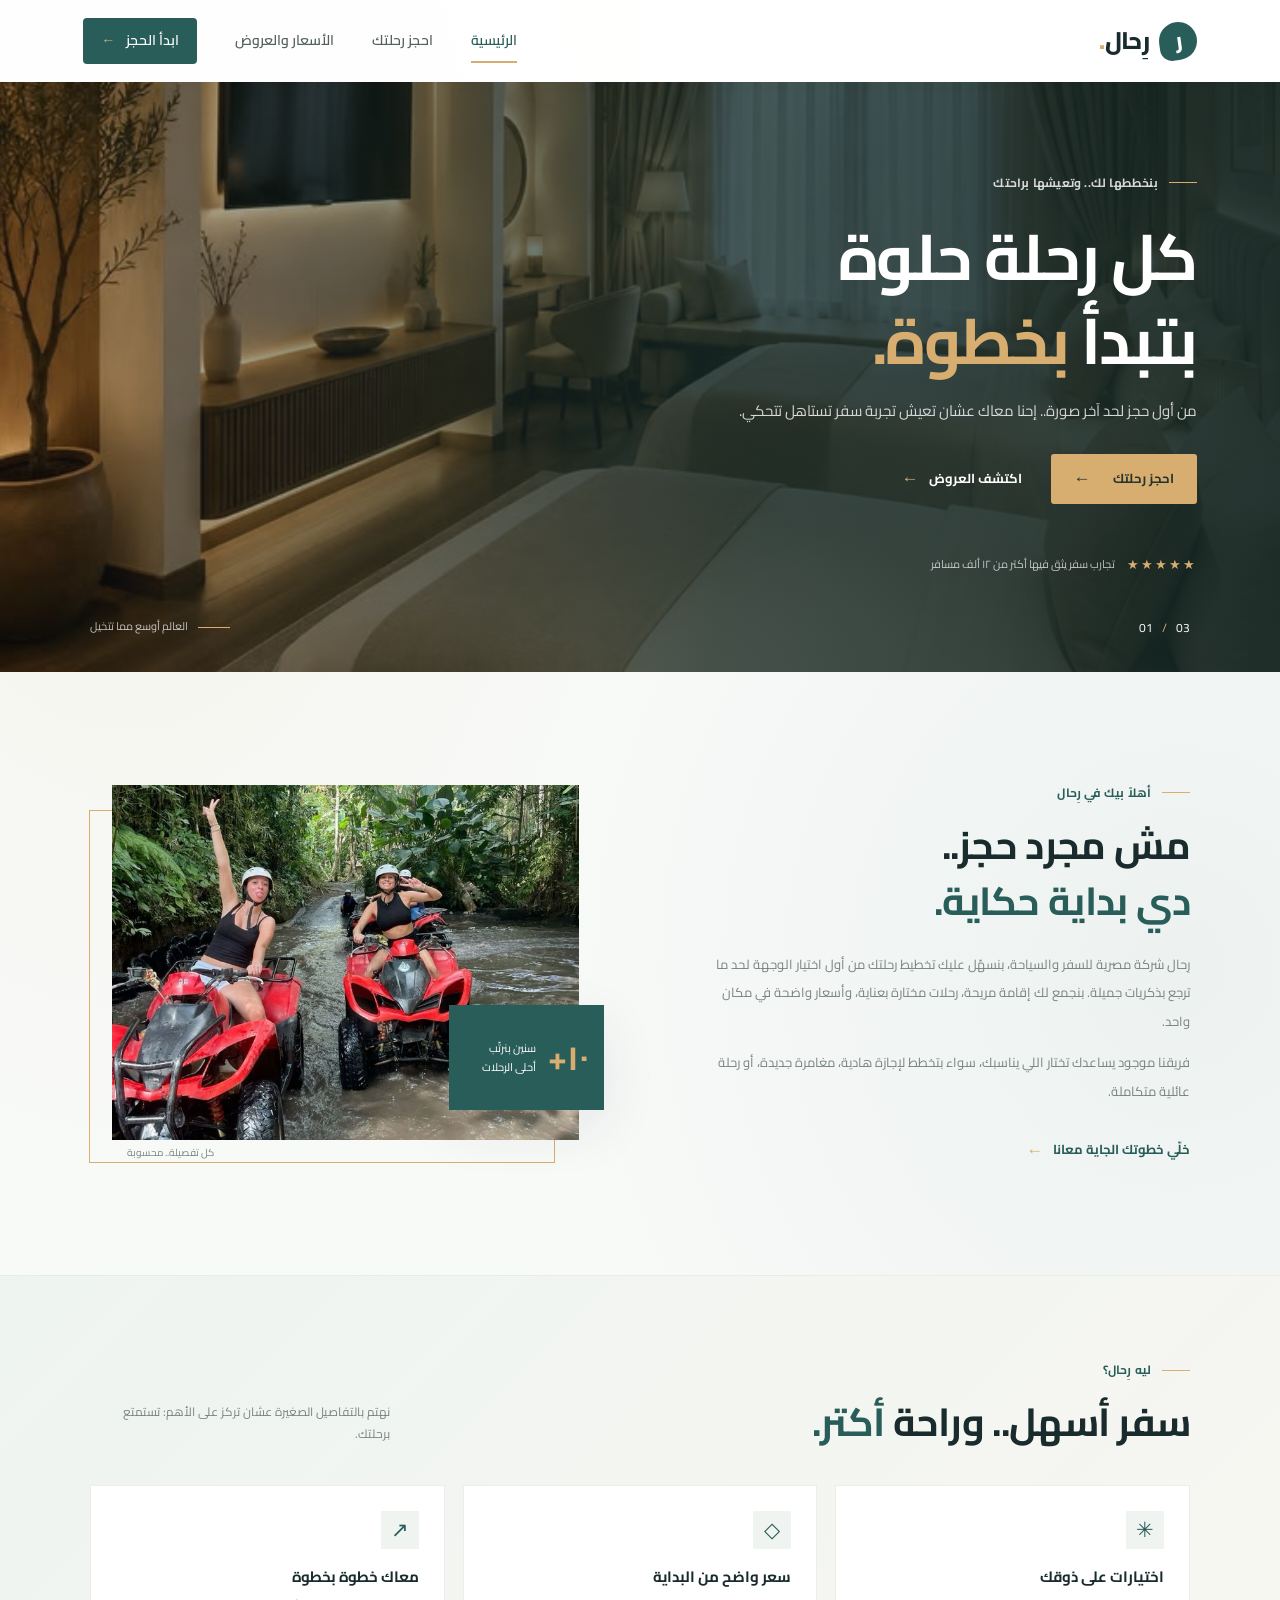
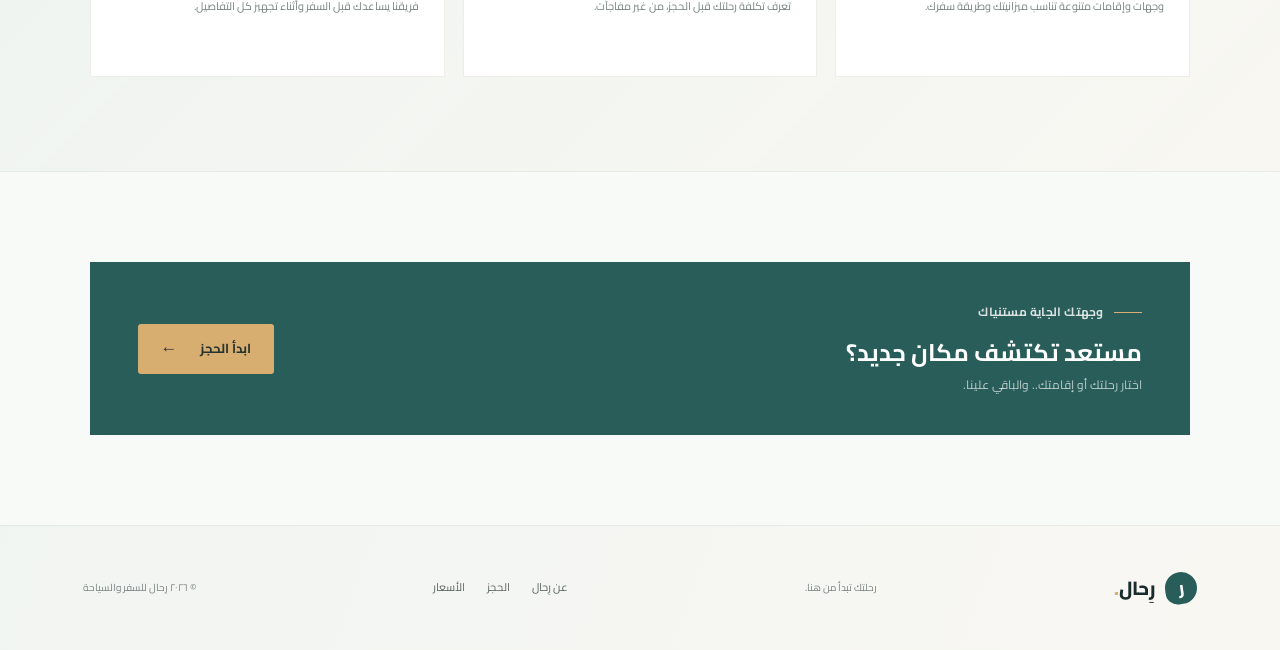
<file: index.html>
<!doctype html>
<html lang="ar" dir="rtl">
<head>
  <meta charset="utf-8">
  <meta name="viewport" content="width=device-width, initial-scale=1">
  <meta name="description" content="رحلتك تبدأ من هنا. احجز إقامتك ورحلاتك مع رِحال للسفر والسياحة.">
  <title>رِحال | رحلتك تبدأ من هنا</title>
  <link rel="preconnect" href="https://fonts.googleapis.com">
  <link rel="preconnect" href="https://fonts.gstatic.com" crossorigin>
  <link href="https://fonts.googleapis.com/css2?family=Cairo:wght@400;500;600;700;800&display=swap" rel="stylesheet">
  <link rel="stylesheet" href="style.css">
  <script src="script.js" defer></script>
</head>
<body>
  <header class="site-header">
    <a class="brand" href="tours.html" aria-label="رِحال - الصفحة الرئيسية">
      <span class="brand-mark">ر</span><span>رِحال<span class="brand-dot">.</span></span>
    </a>
    <button class="menu-toggle" type="button" aria-label="فتح القائمة" aria-expanded="false">☰</button>
    <nav class="main-nav" aria-label="القائمة الرئيسية">
      <a class="active" href="tours.html">الرئيسية</a>
      <a href="booking.html">احجز رحلتك</a>
      <a href="offers.html">الأسعار والعروض</a>
      <a class="nav-contact" href="booking.html">ابدأ الحجز <span aria-hidden="true">←</span></a>
    </nav>
  </header>

  <main>
    <section class="hero">
      <div class="hero-shade"></div>
      <div class="hero-content">
        <span class="eyebrow eyebrow-light"><span class="eyebrow-line"></span> بنخططها لك.. وتعيشها براحتك</span>
        <h1>كل رحلة حلوة<br>بتبدأ <span>بخطوة.</span></h1>
        <p>من أول حجز لحد آخر صورة.. إحنا معاك عشان تعيش تجربة سفر تستاهل تتحكي.</p>
        <div class="hero-actions">
          <a class="button button-gold" href="booking.html">احجز رحلتك <span aria-hidden="true">←</span></a>
          <a class="text-link text-link-light" href="offers.html">اكتشف العروض <span aria-hidden="true">←</span></a>
        </div>
        <div class="hero-note"><span class="note-stars">★★★★★</span><span>تجارب سفر يثق فيها أكتر من ١٢ ألف مسافر</span></div>
      </div>
      <div class="hero-caption"><span class="caption-line"></span> العالم أوسع مما تتخيل</div>
      <div class="hero-index">01 <span>/</span> 03</div>
    </section>

    <section class="intro section-wrap">
      <div class="intro-copy">
        <span class="eyebrow"><span class="eyebrow-line"></span> أهلاً بيك في رِحال</span>
        <h2>مش مجرد حجز..<br><span class="accent-text">دي بداية حكاية.</span></h2>
        <p>رِحال شركة مصرية للسفر والسياحة، بنسهّل عليك تخطيط رحلتك من أول اختيار الوجهة لحد ما ترجع بذكريات جميلة. بنجمع لك إقامة مريحة، رحلات مختارة بعناية، وأسعار واضحة في مكان واحد.</p>
        <p>فريقنا موجود يساعدك تختار اللي يناسبك، سواء بتخطط لإجازة هادية، مغامرة جديدة، أو رحلة عائلية متكاملة.</p>
        <a class="text-link" href="booking.html">خلّي خطوتك الجاية معانا <span aria-hidden="true">←</span></a>
      </div>
      <div class="intro-visual">
        <img src="tours/1130403575234401565.jfif" alt="منظر طبيعي لوجهة سياحية مميزة" loading="lazy">
        <div class="experience-card"><strong>١٠+</strong><span>سنين بنرتّب<br>أحلى الرحلات</span></div>
        <span class="visual-caption">كل تفصيلة.. محسوبة</span>
      </div>
    </section>

    <section class="values-section">
      <div class="section-wrap">
        <div class="section-heading">
          <div><span class="eyebrow"><span class="eyebrow-line"></span> ليه رِحال؟</span><h2>سفر أسهل.. وراحة <span class="accent-text">أكتر.</span></h2></div>
          <p>نهتم بالتفاصيل الصغيرة عشان تركز على الأهم: تستمتع برحلتك.</p>
        </div>
        <div class="value-grid">
          <article class="value-card"><span class="value-icon">✳</span><h3>اختيارات على ذوقك</h3><p>وجهات وإقامات متنوعة تناسب ميزانيتك وطريقة سفرك.</p></article>
          <article class="value-card"><span class="value-icon">◇</span><h3>سعر واضح من البداية</h3><p>تعرف تكلفة رحلتك قبل الحجز، من غير مفاجآت.</p></article>
          <article class="value-card"><span class="value-icon">↗</span><h3>معاك خطوة بخطوة</h3><p>فريقنا يساعدك قبل السفر وأثناء تجهيز كل التفاصيل.</p></article>
        </div>
      </div>
    </section>

    <section class="home-cta section-wrap">
      <div><span class="eyebrow eyebrow-light"><span class="eyebrow-line"></span> وجهتك الجاية مستنياك</span><h2>مستعد تكتشف مكان جديد؟</h2><p>اختار رحلتك أو إقامتك.. والباقي علينا.</p></div>
      <a class="button button-gold" href="booking.html">ابدأ الحجز <span aria-hidden="true">←</span></a>
    </section>
  </main>

  <footer class="site-footer">
    <a class="brand brand-footer" href="tours.html"><span class="brand-mark">ر</span><span>رِحال<span class="brand-dot">.</span></span></a>
    <p>رحلتك تبدأ من هنا.</p>
    <div class="footer-links"><a href="tours.html">عن رِحال</a><a href="booking.html">الحجز</a><a href="offers.html">الأسعار</a></div>
    <span class="copyright">© ٢٠٢٦ رِحال للسفر والسياحة</span>
  </footer>
</body>
</html>
</file>
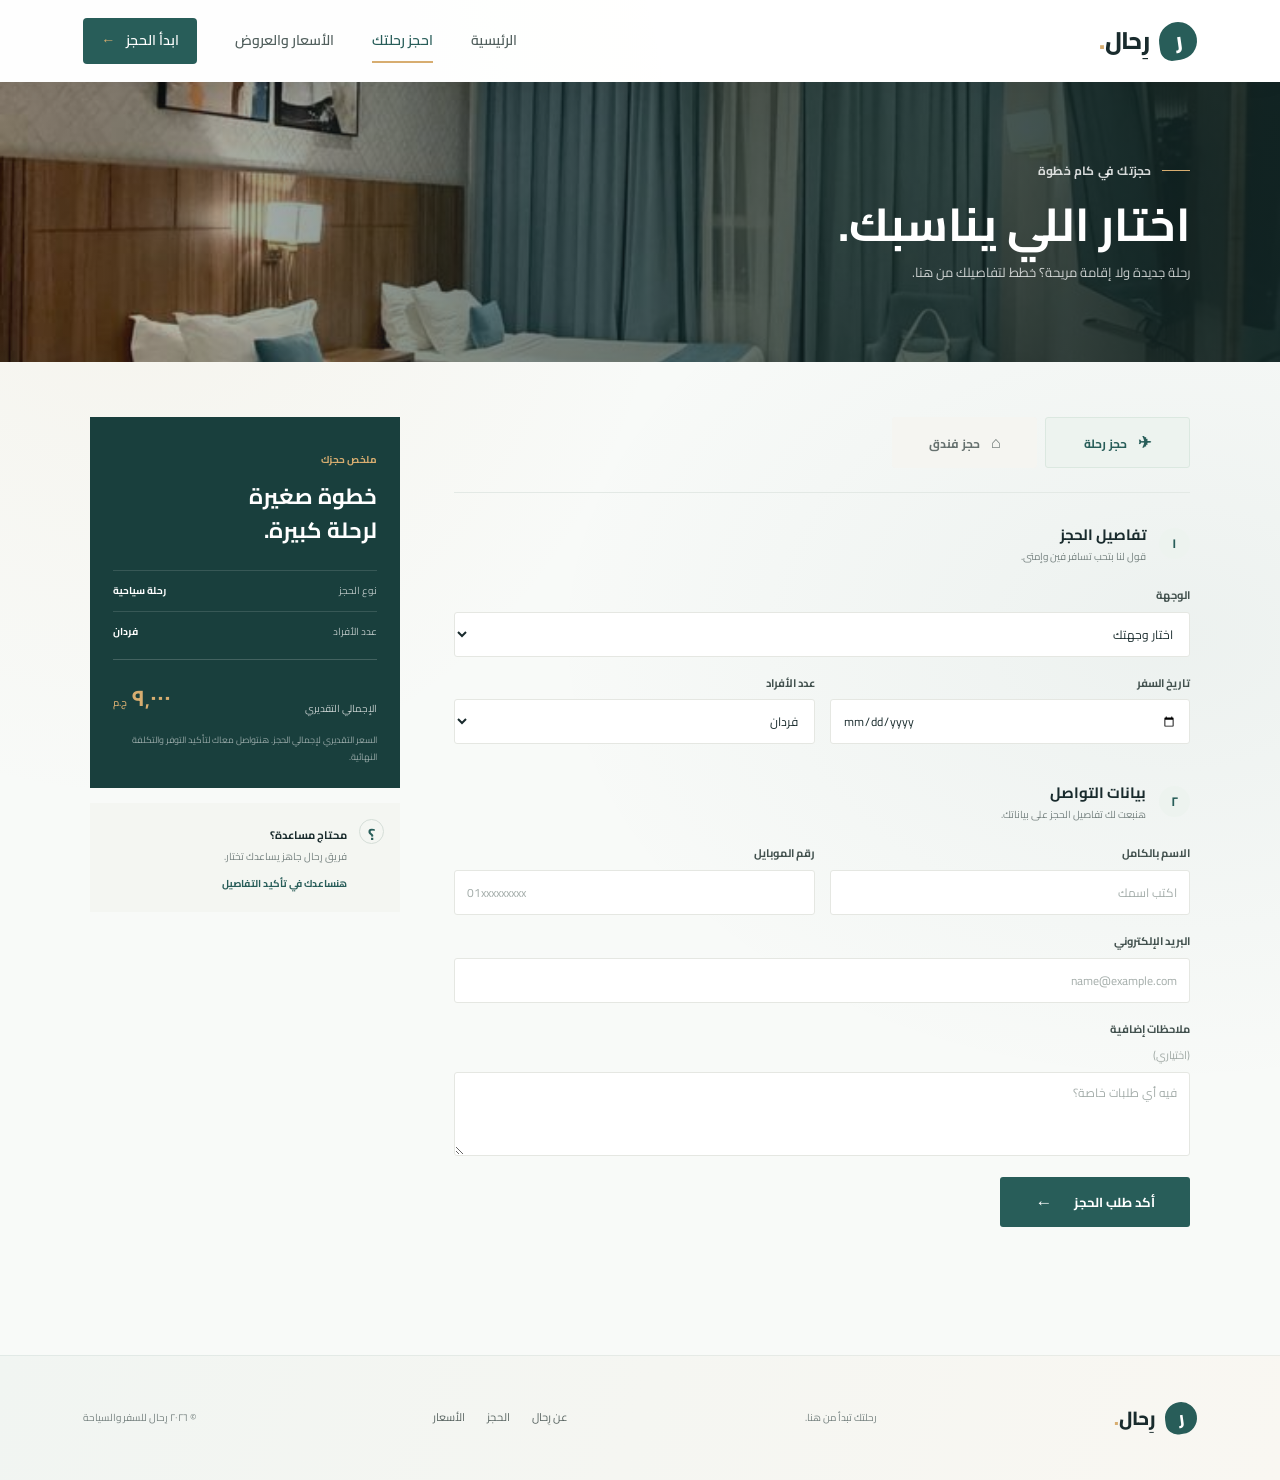
<file: booking.html>
<!doctype html>
<html lang="ar" dir="rtl">
<head>
  <meta charset="utf-8">
  <meta name="viewport" content="width=device-width, initial-scale=1">
  <meta name="description" content="احجز رحلتك أو غرفتك الفندقية بسهولة مع رِحال.">
  <title>احجز رحلتك | رِحال</title>
  <link rel="preconnect" href="https://fonts.googleapis.com">
  <link rel="preconnect" href="https://fonts.gstatic.com" crossorigin>
  <link href="https://fonts.googleapis.com/css2?family=Cairo:wght@400;500;600;700;800&display=swap" rel="stylesheet">
  <link rel="stylesheet" href="style.css">
  <script src="script.js" defer></script>
</head>
<body>
  <header class="site-header">
    <a class="brand" href="tours.html" aria-label="رِحال - الصفحة الرئيسية"><span class="brand-mark">ر</span><span>رِحال<span class="brand-dot">.</span></span></a>
    <button class="menu-toggle" type="button" aria-label="فتح القائمة" aria-expanded="false">☰</button>
    <nav class="main-nav" aria-label="القائمة الرئيسية">
      <a href="tours.html">الرئيسية</a><a class="active" href="booking.html">احجز رحلتك</a><a href="offers.html">الأسعار والعروض</a><a class="nav-contact" href="booking.html">ابدأ الحجز <span aria-hidden="true">←</span></a>
    </nav>
  </header>

  <main>
    <section class="page-banner booking-banner">
      <div class="page-banner-content"><span class="eyebrow eyebrow-light"><span class="eyebrow-line"></span> حجزتك في كام خطوة</span><h1>اختار اللي يناسبك.</h1><p>رحلة جديدة ولا إقامة مريحة؟ خطط لتفاصيلك من هنا.</p></div>
    </section>
    <section class="booking-layout section-wrap">
      <div class="booking-main">
        <div class="booking-tabs" role="tablist" aria-label="نوع الحجز">
          <button class="booking-tab active" type="button" role="tab" aria-selected="true" data-booking-type="trip"><span class="tab-icon">✈</span> حجز رحلة</button>
          <button class="booking-tab" type="button" role="tab" aria-selected="false" data-booking-type="hotel"><span class="tab-icon">⌂</span> حجز فندق</button>
        </div>
        <form class="booking-form" id="booking-form">
          <input type="hidden" name="bookingType" id="booking-type" value="trip">
          <div class="form-section-title"><span class="step-number">١</span><div><h2>تفاصيل الحجز</h2><p>قول لنا بتحب تسافر فين وإمتى.</p></div></div>
          <div class="form-grid">
            <label class="field field-wide">الوجهة
              <select id="destination" name="destination" required>
                <option value="">اختار وجهتك</option>
                <option value="القاهرة">القاهرة</option><option value="الأقصر وأسوان">الأقصر وأسوان</option><option value="شرم الشيخ">شرم الشيخ</option><option value="دهب">دهب</option><option value="الإسكندرية">الإسكندرية</option><option value="تاج محل - الهند">تاج محل - الهند</option><option value="الصين">الصين</option>
              </select>
            </label>
            <label class="field">تاريخ السفر
              <input id="travel-date" name="travelDate" type="date" required>
            </label>
            <label class="field">عدد الأفراد
              <select id="travelers" name="travelers">
                <option value="1">فرد واحد</option><option value="2" selected>فردان</option><option value="3">٣ أفراد</option><option value="4">٤ أفراد</option><option value="5">٥ أفراد</option><option value="6">٦ أفراد</option>
              </select>
            </label>
            <label class="field" id="nights-field" hidden>عدد الليالي
              <select id="nights" name="nights"><option value="1">ليلة واحدة</option><option value="2" selected>ليلتان</option><option value="3">٣ ليالي</option><option value="4">٤ ليالي</option><option value="5">٥ ليالي</option><option value="7">أسبوع</option></select>
            </label>
            <label class="field" id="room-field" hidden>نوع الغرفة
              <select id="room-type" name="roomType"><option value="standard">غرفة قياسية</option><option value="deluxe">غرفة ديلوكس</option><option value="suite">جناح</option></select>
            </label>
            <label class="field" id="rooms-field" hidden>عدد الغرف
              <select id="rooms" name="rooms"><option value="1">غرفة واحدة</option><option value="2">غرفتان</option><option value="3">٣ غرف</option><option value="4">٤ غرف</option></select>
            </label>
          </div>
          <div class="form-section-title form-section-second"><span class="step-number">٢</span><div><h2>بيانات التواصل</h2><p>هنبعت لك تفاصيل الحجز على بياناتك.</p></div></div>
          <div class="form-grid">
            <label class="field">الاسم بالكامل<input name="name" type="text" placeholder="اكتب اسمك" autocomplete="name" required></label>
            <label class="field">رقم الموبايل<input name="phone" type="tel" placeholder="01xxxxxxxxx" autocomplete="tel" pattern="[\+0-9\s-]{8,}" required></label>
            <label class="field field-wide">البريد الإلكتروني<input name="email" type="email" placeholder="name@example.com" autocomplete="email" required></label>
          </div>
          <label class="field notes-field">ملاحظات إضافية <span class="optional">(اختياري)</span><textarea name="notes" rows="3" placeholder="فيه أي طلبات خاصة؟"></textarea></label>
          <button class="button button-dark submit-booking" type="submit">أكد طلب الحجز <span aria-hidden="true">←</span></button>
          <p class="form-message" id="form-message" role="status" aria-live="polite"></p>
        </form>
      </div>
      <aside class="booking-aside">
        <div class="summary-card">
          <span class="summary-kicker">ملخص حجزك</span><h2>خطوة صغيرة<br>لرحلة كبيرة.</h2>
          <div class="summary-line"><span>نوع الحجز</span><strong id="summary-type">رحلة سياحية</strong></div>
          <div class="summary-line"><span>عدد الأفراد</span><strong id="summary-travelers">فردان</strong></div>
          <div class="summary-line" id="summary-nights-row" hidden><span>عدد الليالي</span><strong id="summary-nights">ليلتان</strong></div>
          <div class="summary-line" id="summary-rooms-row" hidden><span>عدد الغرف</span><strong id="summary-rooms">غرفة واحدة</strong></div>
          <div class="summary-price"><span>الإجمالي التقديري</span><strong id="estimated-price">٩٬٠٠٠ <small>ج.م</small></strong></div>
          <p class="summary-disclaimer">السعر التقديري لإجمالي الحجز. هنتواصل معاك لتأكيد التوفر والتكلفة النهائية.</p>
        </div>
        <div class="help-card"><span class="help-icon">؟</span><div><strong>محتاج مساعدة؟</strong><p>فريق رِحال جاهز يساعدك تختار.</p><span class="help-link">هنساعدك في تأكيد التفاصيل</span></div></div>
      </aside>
    </section>
  </main>

  <footer class="site-footer">
    <a class="brand brand-footer" href="tours.html"><span class="brand-mark">ر</span><span>رِحال<span class="brand-dot">.</span></span></a><p>رحلتك تبدأ من هنا.</p>
    <div class="footer-links"><a href="tours.html">عن رِحال</a><a href="booking.html">الحجز</a><a href="offers.html">الأسعار</a></div><span class="copyright">© ٢٠٢٦ رِحال للسفر والسياحة</span>
  </footer>
</body>
</html>
</file>
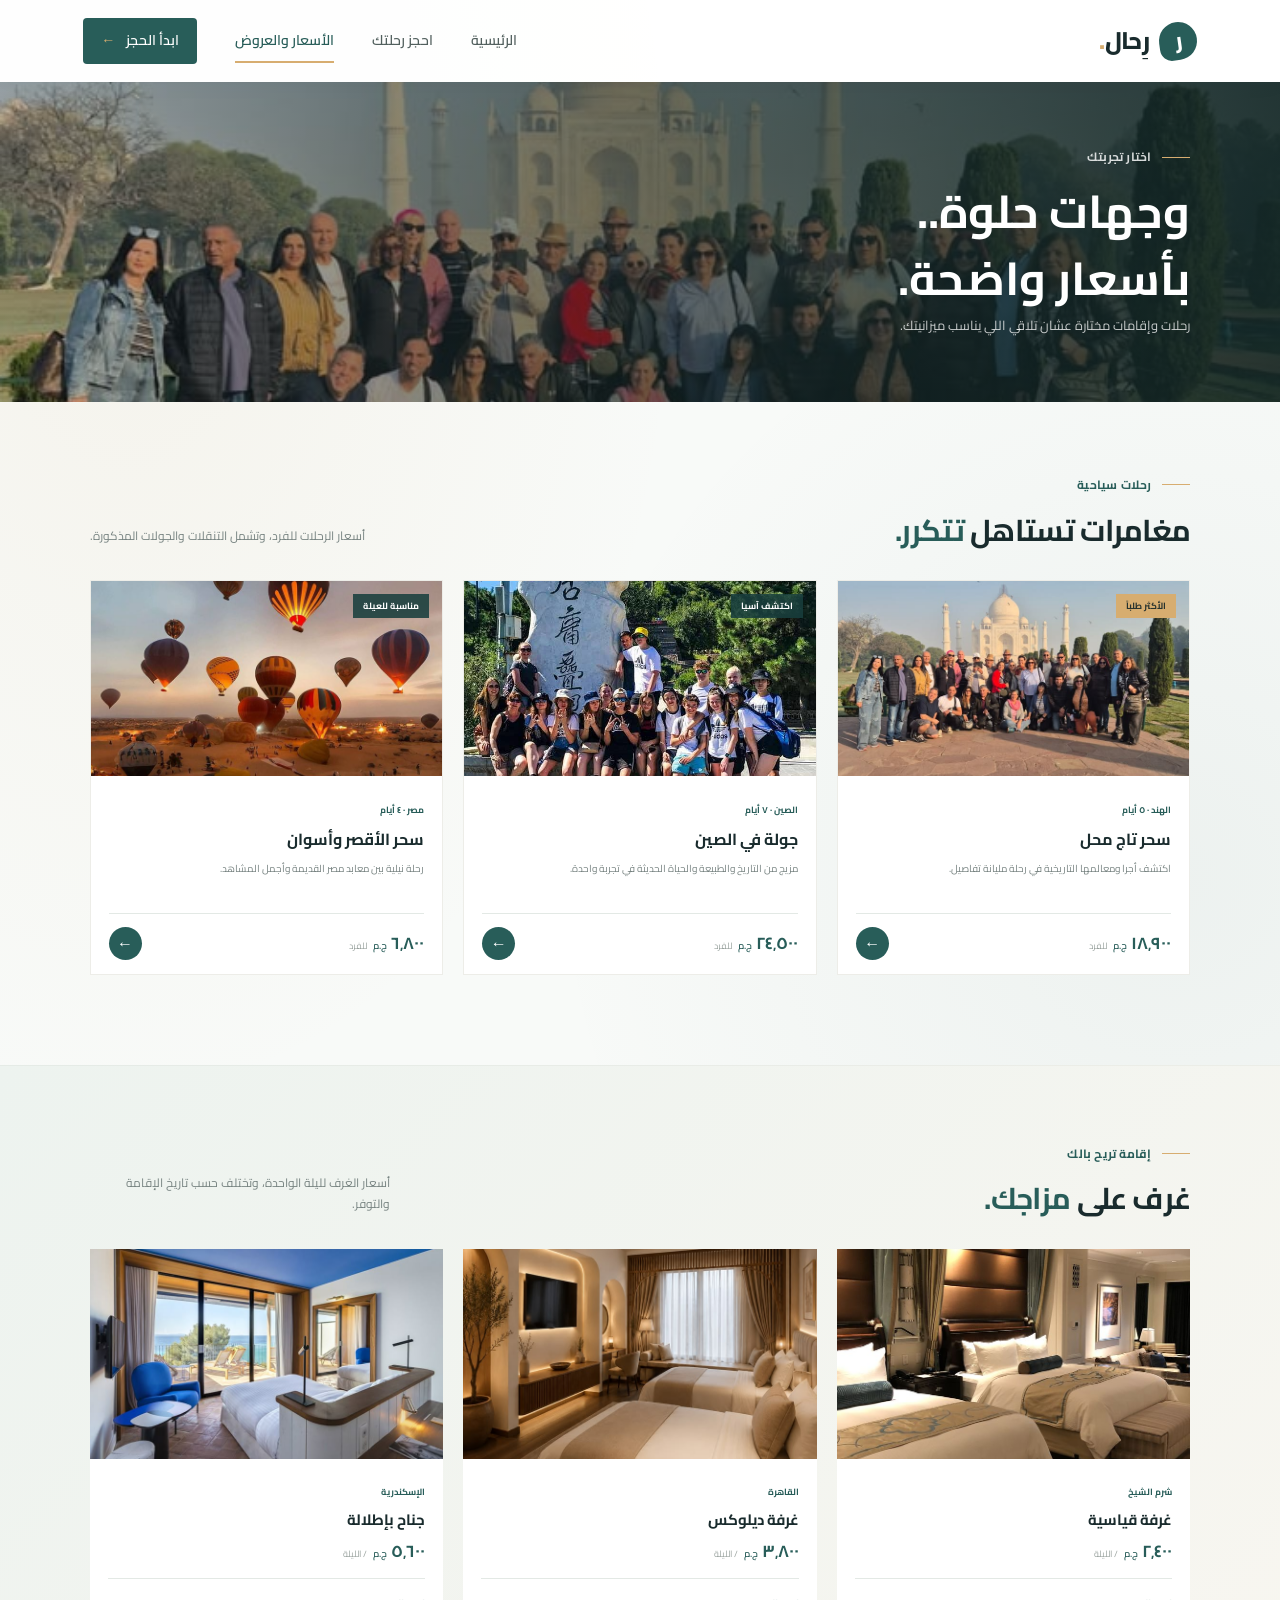
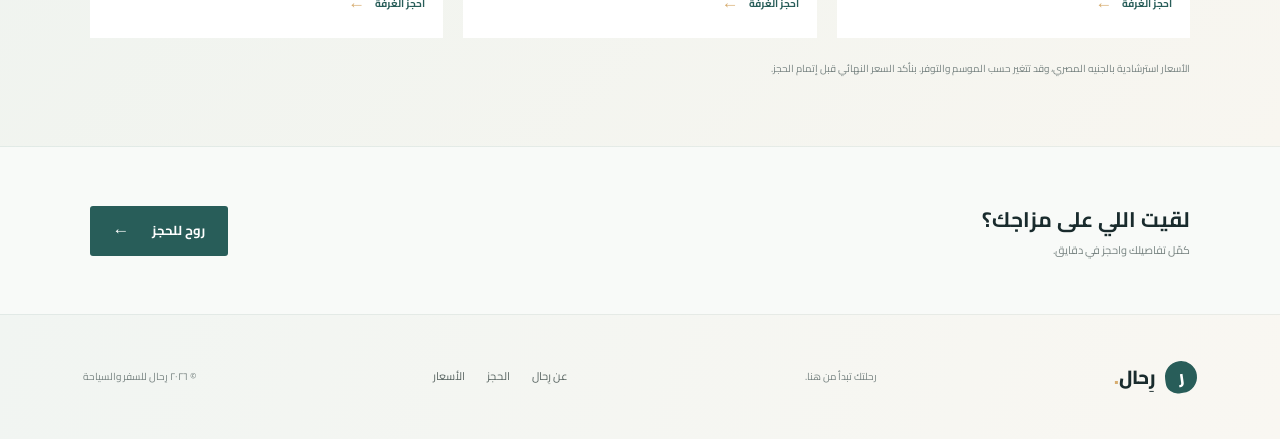
<file: offers.html>
<!doctype html>
<html lang="ar" dir="rtl">
<head>
  <meta charset="utf-8">
  <meta name="viewport" content="width=device-width, initial-scale=1">
  <meta name="description" content="اكتشف أسعار الرحلات والغرف الفندقية وعروض رِحال للسفر والسياحة.">
  <title>الأسعار والعروض | رِحال</title>
  <link rel="preconnect" href="https://fonts.googleapis.com">
  <link rel="preconnect" href="https://fonts.gstatic.com" crossorigin>
  <link href="https://fonts.googleapis.com/css2?family=Cairo:wght@400;500;600;700;800&display=swap" rel="stylesheet">
  <link rel="stylesheet" href="style.css">
  <script src="script.js" defer></script>
</head>
<body>
  <header class="site-header">
    <a class="brand" href="tours.html" aria-label="رِحال - الصفحة الرئيسية"><span class="brand-mark">ر</span><span>رِحال<span class="brand-dot">.</span></span></a>
    <button class="menu-toggle" type="button" aria-label="فتح القائمة" aria-expanded="false">☰</button>
    <nav class="main-nav" aria-label="القائمة الرئيسية">
      <a href="tours.html">الرئيسية</a><a href="booking.html">احجز رحلتك</a><a class="active" href="offers.html">الأسعار والعروض</a><a class="nav-contact" href="booking.html">ابدأ الحجز <span aria-hidden="true">←</span></a>
    </nav>
  </header>

  <main>
    <section class="page-banner offers-banner">
      <div class="page-banner-content"><span class="eyebrow eyebrow-light"><span class="eyebrow-line"></span> اختار تجربتك</span><h1>وجهات حلوة..<br>بأسعار واضحة.</h1><p>رحلات وإقامات مختارة عشان تلاقي اللي يناسب ميزانيتك.</p></div>
    </section>
    <section class="offers-section section-wrap">
      <div class="section-heading offers-heading"><div><span class="eyebrow"><span class="eyebrow-line"></span> رحلات سياحية</span><h2>مغامرات تستاهل <span class="accent-text">تتكرر.</span></h2></div><p>أسعار الرحلات للفرد، وتشمل التنقلات والجولات المذكورة.</p></div>
      <div class="offer-grid">
        <article class="offer-card">
          <div class="offer-image"><img src="tours/Group%20tour%20to%20TaJ%20Mahal.jfif" alt="رحلة جماعية لزيارة تاج محل" loading="lazy"><span class="offer-tag">الأكثر طلباً</span></div>
          <div class="offer-content"><span class="offer-location">الهند · ٥ أيام</span><h3>سحر تاج محل</h3><p>اكتشف أجرا ومعالمها التاريخية في رحلة مليانة تفاصيل.</p><div class="offer-bottom"><div><strong>١٨٬٩٠٠ <small>ج.م</small></strong><span>للفرد</span></div><a class="round-link" href="booking.html?type=trip&destination=%D8%AA%D8%A7%D8%AC%20%D9%85%D8%AD%D9%84%20-%20%D8%A7%D9%84%D9%87%D9%86%D8%AF" aria-label="احجز رحلة تاج محل">←</a></div></div>
        </article>
        <article class="offer-card">
          <div class="offer-image"><img src="tours/The%2015%20Most%20Popular%20Tours%20In%20China.jfif" alt="منظر من رحلة سياحية في الصين" loading="lazy"><span class="offer-tag offer-tag-quiet">اكتشف آسيا</span></div>
          <div class="offer-content"><span class="offer-location">الصين · ٧ أيام</span><h3>جولة في الصين</h3><p>مزيج من التاريخ والطبيعة والحياة الحديثة في تجربة واحدة.</p><div class="offer-bottom"><div><strong>٢٤٬٥٠٠ <small>ج.م</small></strong><span>للفرد</span></div><a class="round-link" href="booking.html?type=trip&destination=%D8%A7%D9%84%D8%B5%D9%8A%D9%86" aria-label="احجز رحلة الصين">←</a></div></div>
        </article>
        <article class="offer-card">
          <div class="offer-image"><img src="tours/862720872411222455.jfif" alt="مناظر طبيعية خلال رحلة جماعية" loading="lazy"><span class="offer-tag offer-tag-quiet">مناسبة للعيلة</span></div>
          <div class="offer-content"><span class="offer-location">مصر · ٤ أيام</span><h3>سحر الأقصر وأسوان</h3><p>رحلة نيلية بين معابد مصر القديمة وأجمل المشاهد.</p><div class="offer-bottom"><div><strong>٦٬٨٠٠ <small>ج.م</small></strong><span>للفرد</span></div><a class="round-link" href="booking.html?type=trip&destination=%D8%A7%D9%84%D8%A3%D9%82%D8%B5%D8%B1%20%D9%88%D8%A3%D8%B3%D9%88%D8%A7%D9%86" aria-label="احجز رحلة الأقصر وأسوان">←</a></div></div>
        </article>
      </div>
    </section>

    <section class="hotel-offers">
      <div class="section-wrap">
        <div class="section-heading offers-heading"><div><span class="eyebrow"><span class="eyebrow-line"></span> إقامة تريح بالك</span><h2>غرف على <span class="accent-text">مزاجك.</span></h2></div><p>أسعار الغرف لليلة الواحدة، وتختلف حسب تاريخ الإقامة والتوفر.</p></div>
        <div class="hotel-grid">
          <article class="hotel-card"><img src="hotel%20photos/503558802097246555.jfif" alt="غرفة فندقية عصرية ومريحة" loading="lazy"><div class="hotel-info"><span>شرم الشيخ</span><h3>غرفة قياسية</h3><div class="hotel-price"><strong>٢٬٤٠٠ <small>ج.م</small></strong><span>/ الليلة</span></div><a class="text-link" href="booking.html?type=hotel&destination=%D8%B4%D8%B1%D9%85%20%D8%A7%D9%84%D8%B4%D9%8A%D8%AE">احجز الغرفة <span aria-hidden="true">←</span></a></div></article>
          <article class="hotel-card"><img src="hotel%20photos/Golden%20Haven%20Retreat%20_%20Warm%20Luxury%20Hotel%20Bedroom%20Design%20with%20Modern%20Organic%20Elegance.jfif" alt="غرفة ديلوكس بتصميم أنيق" loading="lazy"><div class="hotel-info"><span>القاهرة</span><h3>غرفة ديلوكس</h3><div class="hotel-price"><strong>٣٬٨٠٠ <small>ج.م</small></strong><span>/ الليلة</span></div><a class="text-link" href="booking.html?type=hotel&destination=%D8%A7%D9%84%D9%82%D8%A7%D9%87%D8%B1%D8%A9">احجز الغرفة <span aria-hidden="true">←</span></a></div></article>
          <article class="hotel-card"><img src="hotel%20photos/Le%20Bailli%20de%20Suffren%20-%204-star%20hotel%20Gulf%20of%20Saint-Tropez.jfif" alt="إقامة فندقية فاخرة بإطلالة جميلة" loading="lazy"><div class="hotel-info"><span>الإسكندرية</span><h3>جناح بإطلالة</h3><div class="hotel-price"><strong>٥٬٦٠٠ <small>ج.م</small></strong><span>/ الليلة</span></div><a class="text-link" href="booking.html?type=hotel&destination=%D8%A7%D9%84%D8%A5%D8%B3%D9%83%D9%86%D8%AF%D8%B1%D9%8A%D8%A9">احجز الغرفة <span aria-hidden="true">←</span></a></div></article>
        </div>
        <p class="price-note">الأسعار استرشادية بالجنيه المصري، وقد تتغير حسب الموسم والتوفر. بنأكد السعر النهائي قبل إتمام الحجز.</p>
      </div>
    </section>
    <section class="offers-cta section-wrap"><div><h2>لقيت اللي على مزاجك؟</h2><p>كمّل تفاصيلك واحجز في دقايق.</p></div><a class="button button-dark" href="booking.html">روح للحجز <span aria-hidden="true">←</span></a></section>
  </main>

  <footer class="site-footer">
    <a class="brand brand-footer" href="tours.html"><span class="brand-mark">ر</span><span>رِحال<span class="brand-dot">.</span></span></a><p>رحلتك تبدأ من هنا.</p><div class="footer-links"><a href="tours.html">عن رِحال</a><a href="booking.html">الحجز</a><a href="offers.html">الأسعار</a></div><span class="copyright">© ٢٠٢٦ رِحال للسفر والسياحة</span>
  </footer>
</body>
</html>
</file>
<file: style.css>
:root {
  --ink: #192b2d;
  --muted: #778381;
  --teal: #285d59;
  --teal-dark: #193f3d;
  --gold: #d7ad70;
  --cream: #f4f6f2;
  --line: #e3e9e5;
  --white: #fff;
  --shadow: 0 18px 55px rgba(27, 49, 47, .09);
}

* { box-sizing: border-box; }
html { scroll-behavior: smooth; }
body { margin: 0; color: var(--ink); background-color: #f8faf8; background-image: radial-gradient(ellipse at 10% 12%, rgba(215, 173, 112, .09), transparent 34%), radial-gradient(ellipse at 92% 43%, rgba(40, 93, 89, .055), transparent 38%); font-family: "Cairo", Tahoma, sans-serif; line-height: 1.8; }
a { color: inherit; text-decoration: none; }
button, input, select, textarea { font: inherit; }
button, a { -webkit-tap-highlight-color: transparent; }
img { display: block; max-width: 100%; }
.site-header { height: 82px; padding: 0 max(calc((100vw - 1200px) / 2), 6.5%); display: flex; align-items: center; justify-content: space-between; background: rgba(255, 255, 255, .94); position: relative; z-index: 5; box-shadow: 0 3px 20px rgba(27, 49, 47, .035); }
.brand { display: inline-flex; gap: 10px; align-items: center; font-size: 24px; font-weight: 800; letter-spacing: -.7px; color: var(--ink); }
.brand-mark { width: 38px; height: 38px; border-radius: 50% 50% 50% 12px; display: grid; place-items: center; color: #fff; background: var(--teal); font-size: 21px; transform: rotate(-8deg); }
.brand-mark::first-letter { transform: rotate(8deg); }
.brand-dot { color: var(--gold); }
.main-nav { display: flex; height: 100%; align-items: center; gap: 38px; color: #52605e; font-size: 14px; font-weight: 600; }
.main-nav > a:not(.nav-contact) { height: 100%; display: inline-flex; align-items: center; position: relative; }
.main-nav > a.active:not(.nav-contact), .main-nav > a:not(.nav-contact):hover { color: var(--teal); }
.main-nav > a.active:not(.nav-contact)::after { content: ""; height: 2px; position: absolute; bottom: 19px; right: 0; left: 0; background: var(--gold); }
.nav-contact { color: white; background: var(--teal); padding: 10px 18px; border-radius: 4px; }
.nav-contact span { margin-right: 8px; color: var(--gold); }
.menu-toggle { display: none; border: 0; background: none; font-size: 25px; color: var(--teal); }
.hero { position: relative; min-height: 590px; display: flex; align-items: center; background: #273b39 url("hotel%20photos/Golden%20Haven%20Retreat%20_%20Warm%20Luxury%20Hotel%20Bedroom%20Design%20with%20Modern%20Organic%20Elegance.jfif") center 56% / cover no-repeat; color: #fff; overflow: hidden; }
.hero-shade { position: absolute; inset: 0; background: linear-gradient(270deg, rgba(18, 38, 37, .9) 0%, rgba(19, 42, 40, .76) 44%, rgba(17, 35, 34, .22) 100%); }
.hero-content { position: relative; width: min(1200px, 87%); margin: 0 auto; padding: 64px 0 70px; }
.eyebrow { display: flex; align-items: center; gap: 11px; color: var(--teal); font-size: 12px; font-weight: 700; letter-spacing: .2px; }
.eyebrow-light { color: rgba(255,255,255,.82); }
.eyebrow-line { display: inline-block; width: 28px; height: 1px; background: var(--gold); }
.hero h1 { margin: 23px 0 14px; max-width: 580px; font-size: clamp(42px, 5vw, 66px); line-height: 1.3; letter-spacing: -1.6px; font-weight: 700; }
.hero h1 span { color: var(--gold); }
.hero-content > p { max-width: 465px; margin: 0; color: rgba(255,255,255,.8); font-size: 15px; }
.hero-actions { display: flex; align-items: center; gap: 29px; margin-top: 30px; }
.button { display: inline-flex; justify-content: center; align-items: center; gap: 22px; min-height: 50px; border: 0; border-radius: 3px; padding: 0 23px; font-size: 13px; font-weight: 700; cursor: pointer; transition: transform .2s, background .2s; }
.button:hover { transform: translateY(-2px); }
.button span { font-size: 17px; }
.button-gold { color: #27332f; background: var(--gold); }
.button-gold:hover { background: #e1bd87; }
.button-dark { color: white; background: var(--teal); }
.button-dark:hover { background: var(--teal-dark); }
.text-link { display: inline-flex; align-items: center; gap: 10px; color: var(--teal); font-size: 13px; font-weight: 700; }
.text-link span { color: var(--gold); font-size: 17px; transition: transform .2s; }
.text-link:hover span { transform: translateX(-4px); }
.text-link-light { color: white; }
.hero-note { display: flex; align-items: center; gap: 12px; margin-top: 49px; color: rgba(255,255,255,.72); font-size: 11px; }
.note-stars { color: var(--gold); letter-spacing: 2px; font-size: 13px; }
.hero-caption { position: absolute; bottom: 35px; left: 7%; display: flex; align-items: center; gap: 10px; color: rgba(255,255,255,.72); font-size: 11px; }
.caption-line { width: 32px; height: 1px; background: var(--gold); }
.hero-index { position: absolute; bottom: 33px; right: 7%; direction: ltr; font-size: 12px; color: white; }
.hero-index span { margin: 0 6px; color: var(--gold); }
.section-wrap { width: min(1120px, 86%); margin: 0 auto; }
.intro { display: grid; grid-template-columns: 1fr 1fr; gap: 11%; align-items: center; padding-top: 110px; padding-bottom: 110px; }
.intro h2, .section-heading h2 { margin: 13px 0 20px; font-size: clamp(28px, 3.2vw, 39px); line-height: 1.45; letter-spacing: -.7px; }
.accent-text { color: var(--teal); }
.intro-copy > p { margin: 0 0 13px; color: var(--muted); font-size: 13px; line-height: 2.2; }
.intro-copy .text-link { margin-top: 16px; }
.intro-visual { position: relative; padding: 0 0 22px 22px; }
.intro-visual::before { content: ""; position: absolute; z-index: -1; inset: 25px 24px -1px -1px; border: 1px solid var(--gold); }
.intro-visual > img { width: 100%; height: 355px; object-fit: cover; }
.experience-card { position: absolute; right: -25px; bottom: 52px; width: 155px; height: 105px; display: flex; align-items: center; gap: 12px; padding: 15px; background: var(--teal); color: #fff; box-shadow: var(--shadow); }
.experience-card strong { color: var(--gold); font-size: 34px; }
.experience-card span { font-size: 11px; line-height: 1.7; }
.visual-caption { position: absolute; bottom: 0; left: 37px; color: var(--muted); font-size: 10px; }
.values-section { padding: 83px 0 94px; background: linear-gradient(135deg, rgba(237, 243, 239, .96), rgba(248, 247, 242, .98)); border-top: 1px solid rgba(40, 93, 89, .06); border-bottom: 1px solid rgba(40, 93, 89, .06); }
.section-heading { display: flex; justify-content: space-between; align-items: end; gap: 35px; margin-bottom: 35px; }
.section-heading h2 { margin-bottom: 0; }
.section-heading > p { max-width: 300px; margin: 0 0 6px; color: var(--muted); font-size: 12px; }
.value-grid { display: grid; grid-template-columns: repeat(3, 1fr); gap: 18px; }
.value-card { min-height: 192px; padding: 25px 25px 21px; background: white; border: 1px solid #eeede8; }
.value-icon { display: grid; place-items: center; width: 38px; height: 38px; color: var(--teal); background: #eff4f1; font-size: 21px; }
.value-card h3 { margin: 14px 0 5px; font-size: 15px; }
.value-card p { margin: 0; color: var(--muted); font-size: 11px; line-height: 2; }
.home-cta { margin-top: 90px; margin-bottom: 90px; padding: 39px 48px; display: flex; align-items: center; justify-content: space-between; background: var(--teal); color: white; }
.home-cta h2 { margin: 8px 0 0; font-size: 24px; }
.home-cta p { margin: 0; color: rgba(255,255,255,.7); font-size: 12px; }
.site-footer { min-height: 125px; padding: 28px max(calc((100vw - 1200px) / 2), 6.5%); display: flex; align-items: center; justify-content: space-between; gap: 20px; background: linear-gradient(110deg, #f1f5f2, #f9f7f2); border-top: 1px solid rgba(40, 93, 89, .08); }
.brand-footer { font-size: 19px; }
.brand-footer .brand-mark { width: 32px; height: 32px; font-size: 17px; }
.site-footer > p, .copyright { color: var(--muted); font-size: 10px; }
.footer-links { display: flex; gap: 22px; color: #586461; font-size: 11px; }
.footer-links a:hover { color: var(--teal); }
.page-banner { min-height: 280px; display: flex; align-items: center; position: relative; color: white; background-size: cover; background-position: center; }
.page-banner::before { content: ""; position: absolute; inset: 0; background: linear-gradient(270deg, rgba(18,38,37,.9), rgba(18,38,37,.53) 65%, rgba(18,38,37,.2)); }
.booking-banner { background-image: url("hotel%20photos/Room%20Interior%20inspo.jfif"); }
.offers-banner { min-height: 320px; background-image: url("tours/Group%20tour%20to%20TaJ%20Mahal.jfif"); background-position: center 45%; }
.page-banner-content { position: relative; width: min(1120px, 86%); margin: 0 auto; padding: 45px 0; }
.page-banner h1 { margin: 10px 0 3px; font-size: clamp(32px, 4vw, 46px); line-height: 1.45; }
.page-banner p { margin: 0; color: rgba(255,255,255,.77); font-size: 13px; }
.booking-layout { display: grid; grid-template-columns: minmax(0, 1fr) 310px; gap: 54px; align-items: start; padding-top: 55px; padding-bottom: 95px; }
.booking-tabs { display: flex; gap: 8px; padding-bottom: 24px; border-bottom: 1px solid var(--line); }
.booking-tab { min-width: 145px; padding: 10px 17px; color: #66716f; background: #f5f5f1; border: 1px solid transparent; border-radius: 3px; font-size: 12px; font-weight: 700; cursor: pointer; }
.booking-tab.active { color: var(--teal); background: #edf3ef; border-color: #dbe8e0; }
.tab-icon { margin-left: 8px; font-size: 16px; }
.form-section-title { display: flex; align-items: center; gap: 13px; margin: 28px 0 20px; }
.step-number { width: 31px; height: 31px; display: grid; place-items: center; border-radius: 50%; color: var(--teal); background: #edf3ef; font-size: 13px; font-weight: 700; }
.form-section-title h2 { margin: 0; font-size: 15px; }
.form-section-title p { margin: 0; color: var(--muted); font-size: 10px; }
.form-grid { display: grid; grid-template-columns: 1fr 1fr; gap: 17px 15px; }
.field { display: flex; flex-direction: column; gap: 6px; color: #42514e; font-size: 11px; font-weight: 700; }
.field-wide { grid-column: 1 / -1; }
.field input, .field select, .field textarea { width: 100%; min-height: 45px; padding: 9px 12px; border: 1px solid #e5e7e2; border-radius: 3px; outline: none; background-color: white; color: var(--ink); font-size: 12px; font-weight: 400; }
.field input:focus, .field select:focus, .field textarea:focus { border-color: #76a39a; box-shadow: 0 0 0 3px rgba(40,93,89,.08); }
.field input::placeholder, .field textarea::placeholder { color: #a4adaa; }
.field textarea { resize: vertical; }
.form-section-second { margin-top: 35px; }
.notes-field { margin-top: 17px; }
.optional { color: #a0a9a5; font-weight: 400; }
.submit-booking { margin-top: 21px; min-width: 190px; }
.form-message { min-height: 22px; margin: 11px 0 0; color: var(--teal); font-size: 12px; font-weight: 600; }
[hidden] { display: none !important; }
.booking-aside { padding-top: 0; }
.summary-card { padding: 26px 23px 22px; color: white; background: var(--teal-dark); }
.summary-kicker { color: var(--gold); font-size: 10px; font-weight: 700; }
.summary-card h2 { margin: 7px 0 23px; font-size: 22px; line-height: 1.55; }
.summary-line { display: flex; justify-content: space-between; gap: 10px; padding: 11px 0; border-top: 1px solid rgba(255,255,255,.13); color: rgba(255,255,255,.68); font-size: 10px; }
.summary-line strong { color: white; font-size: 10px; }
.summary-price { display: flex; justify-content: space-between; align-items: end; gap: 8px; padding-top: 17px; margin-top: 7px; border-top: 1px solid rgba(255,255,255,.18); color: rgba(255,255,255,.74); font-size: 10px; }
.summary-price strong { color: var(--gold); font-size: 23px; white-space: nowrap; }
.summary-price small, .offer-bottom small, .hotel-price small { font-size: 10px; font-weight: 600; }
.summary-disclaimer { margin: 13px 0 0; color: rgba(255,255,255,.54); font-size: 9px; line-height: 1.9; }
.help-card { display: flex; gap: 12px; align-items: start; margin-top: 15px; padding: 16px; background: var(--cream); }
.help-icon { width: 25px; height: 25px; display: grid; place-items: center; border: 1px solid #d5ded8; border-radius: 50%; color: var(--teal); font-weight: 700; }
.help-card strong { font-size: 11px; }
.help-card p { margin: 1px 0; color: var(--muted); font-size: 10px; }
.help-card a { color: var(--teal); font-size: 10px; font-weight: 700; }
.help-link { color: var(--teal); font-size: 10px; font-weight: 700; }
.offers-section { padding-top: 72px; padding-bottom: 90px; }
.offers-heading { margin-bottom: 28px; }
.offers-heading h2 { font-size: 30px; }
.offer-grid { display: grid; grid-template-columns: repeat(3, 1fr); gap: 20px; }
.offer-card { overflow: hidden; background: white; border: 1px solid #edede8; transition: transform .2s, box-shadow .2s; }
.offer-card:hover { transform: translateY(-4px); box-shadow: var(--shadow); }
.offer-image { height: 195px; position: relative; overflow: hidden; background: #e7e9e3; }
.offer-image img { width: 100%; height: 100%; object-fit: cover; transition: transform .5s; }
.offer-card:hover .offer-image img { transform: scale(1.04); }
.offer-tag { position: absolute; top: 13px; right: 13px; padding: 4px 10px; color: #27332f; background: var(--gold); font-size: 9px; font-weight: 700; }
.offer-tag-quiet { color: white; background: rgba(25,63,61,.87); }
.offer-content { padding: 17px 18px 14px; }
.offer-location { color: var(--teal); font-size: 9px; font-weight: 700; }
.offer-content h3 { margin: 3px 0 5px; font-size: 16px; }
.offer-content > p { min-height: 44px; margin: 0; color: var(--muted); font-size: 10px; line-height: 1.9; }
.offer-bottom { display: flex; justify-content: space-between; align-items: center; padding-top: 13px; margin-top: 10px; border-top: 1px solid var(--line); }
.offer-bottom > div { display: flex; align-items: baseline; gap: 6px; }
.offer-bottom strong, .hotel-price strong { color: var(--teal); font-size: 17px; }
.offer-bottom > div > span, .hotel-price > span { color: #9aa39f; font-size: 9px; }
.round-link { width: 33px; height: 33px; display: grid; place-items: center; border-radius: 50%; color: white; background: var(--teal); transition: background .2s; }
.round-link:hover { background: var(--teal-dark); }
.hotel-offers { padding: 77px 0 68px; background: linear-gradient(135deg, #edf3ef 0%, #f8f6f0 100%); border-top: 1px solid rgba(40, 93, 89, .06); border-bottom: 1px solid rgba(40, 93, 89, .06); }
.hotel-grid { display: grid; grid-template-columns: repeat(3, 1fr); gap: 20px; }
.hotel-card { background: white; }
.hotel-card > img { width: 100%; height: 210px; object-fit: cover; }
.hotel-info { padding: 16px 18px 18px; }
.hotel-info > span { color: var(--teal); font-size: 9px; font-weight: 700; }
.hotel-info h3 { margin: 2px 0 3px; font-size: 15px; }
.hotel-price { display: flex; align-items: baseline; gap: 6px; padding-bottom: 12px; }
.hotel-price strong { font-size: 17px; }
.hotel-info .text-link { border-top: 1px solid var(--line); width: 100%; padding-top: 10px; font-size: 10px; }
.price-note { margin: 22px 0 0; color: var(--muted); font-size: 10px; }
.offers-cta { display: flex; align-items: center; justify-content: space-between; padding-top: 54px; padding-bottom: 54px; }
.offers-cta h2 { margin: 0; font-size: 21px; }
.offers-cta p { margin: 2px 0 0; color: var(--muted); font-size: 11px; }

@media (max-width: 850px) {
  .site-header { height: 72px; padding: 0 6%; }
  .menu-toggle { display: block; }
  .main-nav { display: none; position: absolute; top: 72px; right: 0; left: 0; height: auto; padding: 13px 6% 20px; align-items: stretch; gap: 0; flex-direction: column; background: white; box-shadow: 0 12px 20px rgba(0,0,0,.08); }
  .main-nav.is-open { display: flex; }
  .main-nav > a:not(.nav-contact) { min-height: 43px; }
  .main-nav > a.active:not(.nav-contact)::after { display: none; }
  .nav-contact { align-self: flex-start; margin-top: 8px; }
  .hero { min-height: 550px; background-position: 55% center; }
  .hero-content { width: 86%; }
  .intro { gap: 7%; }
  .intro-visual > img { height: 300px; }
  .booking-layout { grid-template-columns: minmax(0, 1fr) 270px; gap: 25px; }
  .offer-grid, .hotel-grid { gap: 13px; }
  .offer-image { height: 160px; }
  .hotel-card > img { height: 165px; }
  .site-footer { flex-wrap: wrap; }
}
@media (max-width: 620px) {
  .hero { min-height: 570px; background-position: 60% center; }
  .hero-shade { background: linear-gradient(270deg, rgba(18,38,37,.9), rgba(18,38,37,.67)); }
  .hero h1 { font-size: 45px; }
  .hero-content > p { max-width: 370px; font-size: 13px; }
  .hero-note { margin-top: 38px; font-size: 9px; }
  .hero-caption { left: 7%; bottom: 27px; }
  .hero-index { right: 7%; bottom: 26px; }
  .intro { grid-template-columns: 1fr; gap: 38px; padding-top: 75px; padding-bottom: 75px; }
  .intro-visual { width: 91%; margin-right: auto; }
  .intro-visual > img { height: 290px; }
  .experience-card { right: -16px; }
  .values-section { padding: 65px 0; }
  .section-heading { display: block; }
  .section-heading > p { margin-top: 12px; }
  .value-grid { grid-template-columns: 1fr; gap: 12px; }
  .value-card { min-height: unset; }
  .home-cta { display: block; margin-top: 62px; margin-bottom: 62px; padding: 29px 24px; }
  .home-cta .button { margin-top: 20px; }
  .site-footer { padding: 25px 7%; display: grid; grid-template-columns: 1fr 1fr; gap: 12px; }
  .site-footer > p { text-align: left; }
  .footer-links { gap: 13px; }
  .copyright { text-align: left; }
  .page-banner { min-height: 250px; }
  .offers-banner { min-height: 275px; }
  .booking-layout { grid-template-columns: 1fr; gap: 25px; padding-top: 34px; padding-bottom: 65px; }
  .booking-aside { grid-row: 1; }
  .summary-card { padding: 20px; }
  .summary-card h2 { font-size: 19px; margin-bottom: 14px; }
  .summary-price strong { font-size: 20px; }
  .help-card { display: none; }
  .booking-tab { flex: 1; min-width: unset; }
  .form-grid { gap: 14px 10px; }
  .field { font-size: 10px; }
  .field input, .field select { font-size: 11px; }
  .offer-grid, .hotel-grid { grid-template-columns: 1fr; gap: 17px; }
  .offer-image { height: 220px; }
  .hotel-card > img { height: 220px; }
  .offers-section { padding-top: 55px; padding-bottom: 65px; }
  .hotel-offers { padding: 58px 0; }
  .offers-cta { padding-top: 37px; padding-bottom: 37px; }
}
</file>
